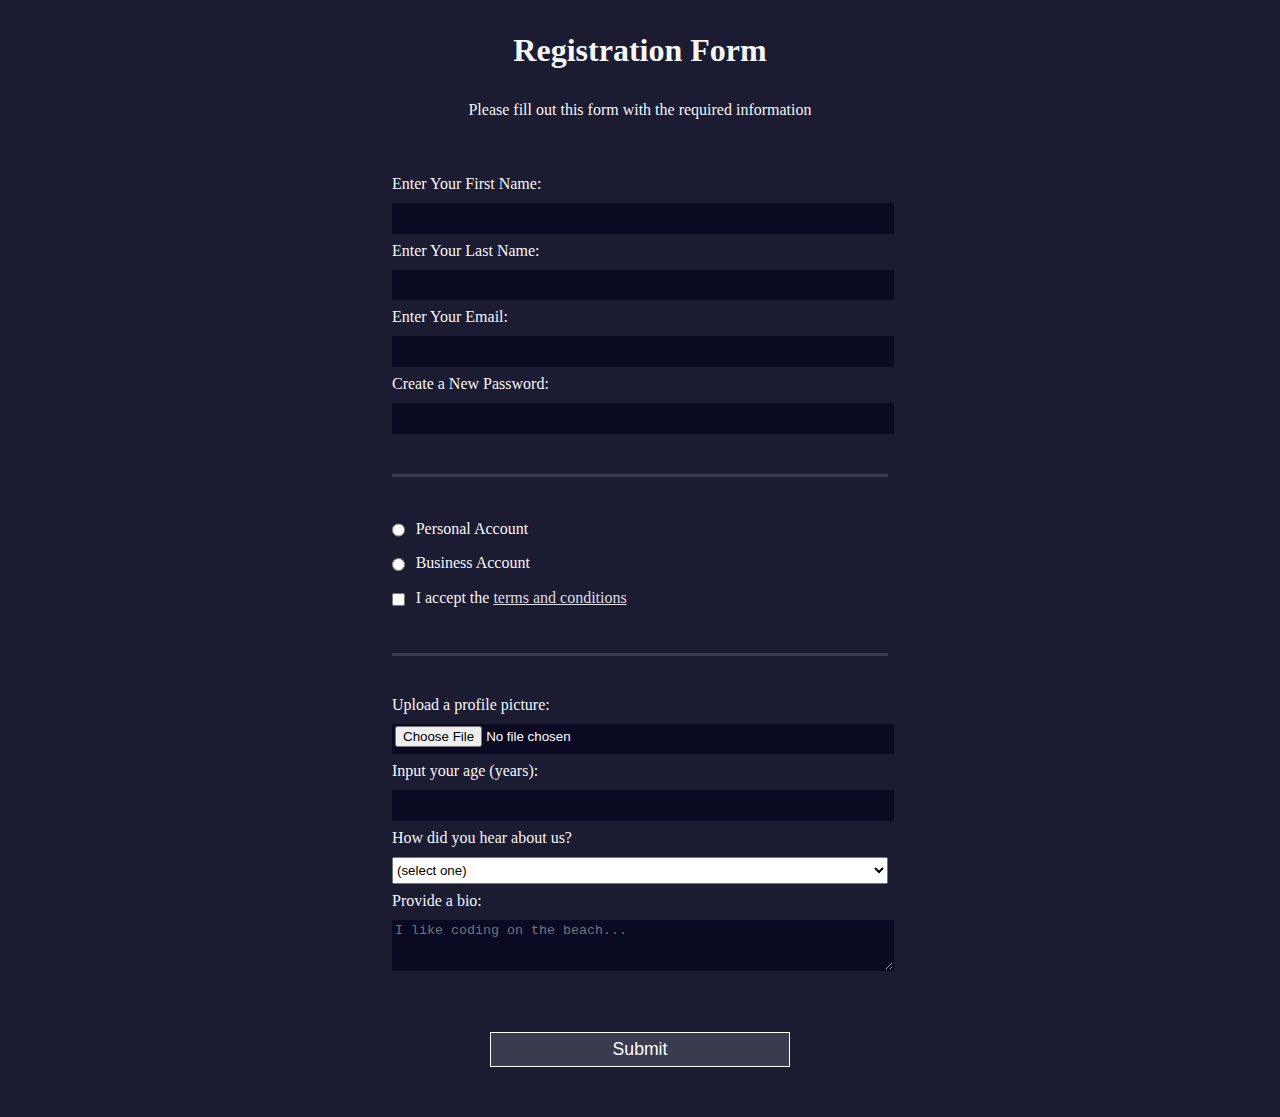
<file: registration form/index.html>
<!DOCTYPE html>
<html lang="en">
  <head>
    <meta charset="UTF-8">
    <title>Registration Form</title>
    <link rel="stylesheet" href="styles.css" />
  </head>
  <body>
    <h1>Registration Form</h1>
    <p>Please fill out this form with the required information</p>
    <form method="post" action='https://register-demo.freecodecamp.org'>
      <fieldset>
        <label for="first-name">Enter Your First Name: <input id="first-name" name="first-name" type="text" required /></label>
        <label for="last-name">Enter Your Last Name: <input id="last-name" name="last-name" type="text" required /></label>
        <label for="email">Enter Your Email: <input id="email" name="email" type="email" required /></label>
        <label for="new-password">Create a New Password: <input id="new-password" name="new-password" type="password" pattern="[a-z0-5]{8,}" required /></label>
      </fieldset>
      <fieldset>
        <label for="personal-account"><input id="personal-account" type="radio" name="account-type" class="inline" /> Personal Account</label>
        <label for="business-account"><input id="business-account" type="radio" name="account-type" class="inline" /> Business Account</label>
        <label for="terms-and-conditions">
          <input id="terms-and-conditions" type="checkbox" required name="terms-and-conditions" class="inline" /> I accept the <a href="https://www.freecodecamp.org/news/terms-of-service/">terms and conditions</a>
        </label>
      </fieldset>
      <fieldset>
        <label for="profile-picture">Upload a profile picture: <input id="profile-picture" type="file" name="file" /></label>
        <label for="age">Input your age (years): <input id="age" type="number" name="age" min="13" max="120" /></label>
        <label for="referrer">How did you hear about us?
          <select id="referrer" name="referrer">
            <option value="">(select one)</option>
            <option value="1">freeCodeCamp News</option>
            <option value="2">freeCodeCamp YouTube Channel</option>
            <option value="3">freeCodeCamp Forum</option>
            <option value="4">Other</option>
          </select>
        </label>
        <label for="bio">Provide a bio:
          <textarea id="bio" name="bio" rows="3" cols="30" placeholder="I like coding on the beach..."></textarea>
        </label>
      </fieldset>
      <input type="submit" value="Submit" />
    </form>
  </body>
</html>
</file>
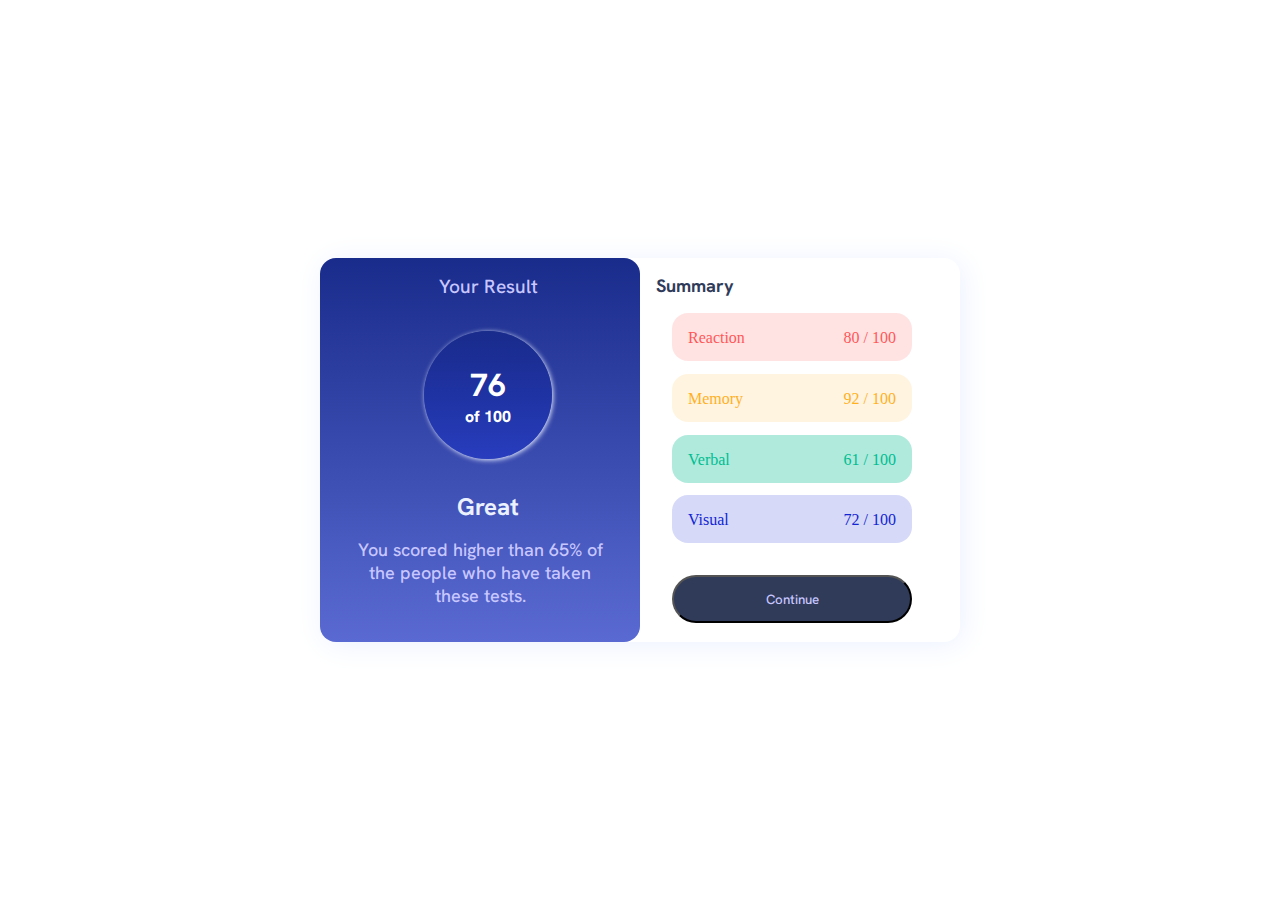
<file: results-summary component/index.html>
<!DOCTYPE html>
<html lang="en">

<head>
  <meta charset="UTF-8">
  <meta name="viewport" content="width=device-width, initial-scale=1.0">
  <!-- displays site properly based on user's device -->

  <link rel="icon" type="image/png" sizes="32x32" href="./assets/images/favicon-32x32.png">
  <link rel="stylesheet" href="style.css">

  <title>Frontend Mentor | Results summary component</title>

  <!-- Feel free to remove these styles or customise in your own stylesheet 👍 -->
  <!-- <style>
    .attribution { font-size: 11px; text-align: center; }
    .attribution a { color: hsl(228, 45%, 44%); }
  </style> -->
</head>

<body>
  <!-- 
  Your Result
  76
  of 100

  Great
  You scored higher than 65% of the people who have taken these tests.
  
  Summary

  Reaction
  80 / 100

  Memory
  92 / 100

  Verbal
  61 / 100

  Visual
  72 / 100

  Continue
  
  <div class="attribution">
    Challenge by <a href="https://www.frontendmentor.io?ref=challenge" target="_blank">Frontend Mentor</a>. 
    Coded by <a href="#">Your Name Here</a>.
  </div> -->

  <div class="container">

    <div class="box">

      <div class="left">

        <h2 class="left-heading1">Your Result</h2>

        <div class="circle">
          <h1>76</h1>
          <p>of 100</p>
        </div>

        <h2 class="left-heading2">Great</h2>

        <p class="left-para">You scored higher than 65% of the people who have taken these tests.</p>

      </div>

      <div class="right">

        <h2 class="right-heading1">Summary</h2>

        <div class="content">
          <div class="rectanle1">
            <p>Reaction</p>
             <p>80 / 100</p>
            </div>

            <div class="rectanle2">
              <p>Memory</p>
               <p>92 / 100</p>
              </div>

              <div class="rectanle3">
                <p>Verbal</p>
                 <p>61 / 100</p>
                </div>

                <div class="rectanle4">
                  <p>Visual</p>
                   <p>72 / 100</p>
                  </div>
        </div>

        <button>Continue</button>

      </div>

    </div>
  </div>


</body>

</html>
</file>
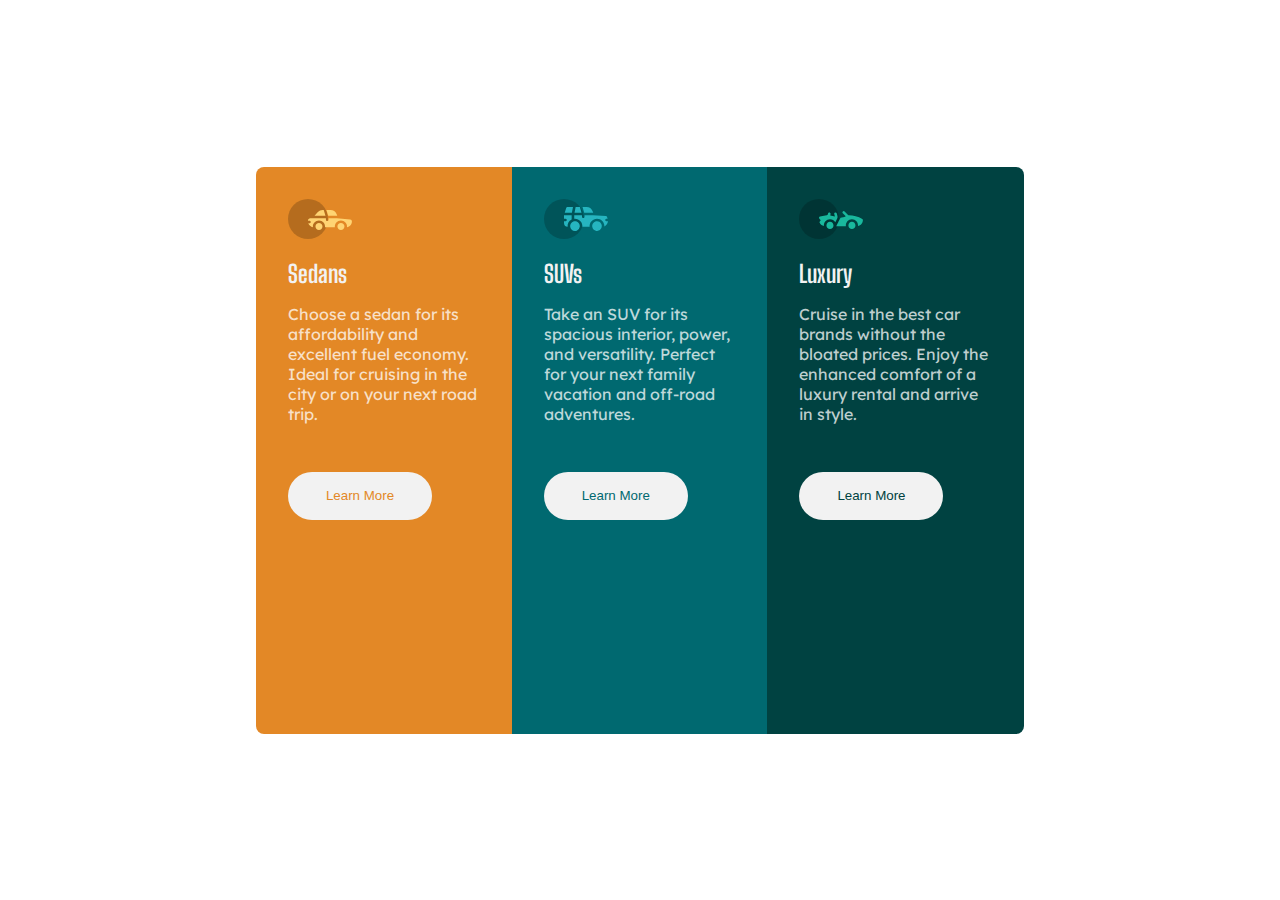
<file: three-column-preview-card/index.html>
<!DOCTYPE html>
<html lang="en">
<head>
  <meta charset="UTF-8">
  <meta name="viewport" content="width=device-width, initial-scale=1.0"> <!-- displays site properly based on user's device -->

  <link rel="icon" type="image/png" sizes="32x32" href="./images/favicon-32x32.png">
  <link rel="stylesheet" href="style.css">
  
  <title>Frontend Mentor | 3-column preview card component</title>

  <!-- Feel free to remove these styles or customise in your own stylesheet 👍 -->
  <!-- <style>
    .attribution { font-size: 11px; text-align: center; }
    .attribution a { color: hsl(228, 45%, 44%); }
  </style> -->
</head>
<body>
  
  <!-- Sedans
  Choose a sedan for its affordability and excellent fuel economy. Ideal for cruising in the city 
  or on your next road trip.

  SUVs
  Take an SUV for its spacious interior, power, and versatility. Perfect for your next family vacation 
  and off-road adventures.

  Luxury
  Cruise in the best car brands without the bloated prices. Enjoy the enhanced comfort of a luxury 
  rental and arrive in style.
  
  <div class="attribution">
    Challenge by <a href="https://www.frontendmentor.io?ref=challenge" target="_blank">Frontend Mentor</a>. 
    Coded by <a href="#">Your Name Here</a>.
  </div> -->

  <div class="container">
    <div class="box">
      <div class="rect1">
       
        <div class="icon">
          <svg width="64" height="40" xmlns="http://www.w3.org/2000/svg"><g fill="none" fill-rule="evenodd"><circle fill="#000" opacity=".201" cx="20" cy="20" r="20"/><path d="M52.936 24.11c1.942 0 3.517 1.542 3.517 3.445 0 1.903-1.575 3.445-3.517 3.445s-3.516-1.542-3.516-3.445c0-1.903 1.574-3.445 3.516-3.445zm-21.957 0c1.942 0 3.517 1.542 3.517 3.445 0 1.903-1.575 3.445-3.517 3.445s-3.516-1.542-3.516-3.445c0-1.903 1.574-3.445 3.516-3.445zm6.948-4.848v1.429c0 .716.61 1.293 1.348 1.259a1.295 1.295 0 001.225-1.295v-1.393h8.256l13.483 1.313c.956.093 1.676.881 1.676 1.814 0 2.89-2.126 5.303-4.926 5.819.397-3.557-2.458-6.62-6.053-6.62-3.646 0-6.504 3.14-6.039 6.723h-9.879c.466-3.588-2.397-6.722-6.039-6.722-3.595 0-6.45 3.062-6.052 6.62-2.14-.398-3.916-1.912-4.61-3.931h1.142c.731 0 1.32-.598 1.285-1.322-.033-.678-.629-1.2-1.322-1.2H20v-.251c0-1.274 1.066-2.243 2.306-2.243h15.62zM42.59 11c2.645 0 4.99 1.556 5.972 3.963l.726 1.779H40.17L38.413 11h4.178zm-6.865 0l1.758 5.741H26.505l3.357-3.654A6.502 6.502 0 0134.644 11h1.082z" fill="#FFD473" fill-rule="nonzero"/></g></svg>
         </div>

         <h2>Sedans</h2>

         <p>Choose a sedan for its affordability and excellent fuel economy. Ideal for cruising in the city 
          or on your next road trip.</p>

          <button>Learn More</button>
      </div>
      <div class="rect2">
        <div class="icon">
          <svg width="64" height="40" xmlns="http://www.w3.org/2000/svg"><g fill="none" fill-rule="evenodd"><circle fill="#000" opacity=".201" cx="20" cy="20" r="20"/><path d="M31.002 22.358c2.917 0 5.18 2.593 4.762 5.506a4.828 4.828 0 01-2.962 3.778 4.797 4.797 0 01-5.3-1.165c-1.188-1.26-1.235-2.613-1.263-2.613-.42-2.924 1.857-5.506 4.763-5.506zm22 0c3.457 0 5.798 3.567 4.41 6.744A4.816 4.816 0 0152.3 31.94a4.826 4.826 0 01-4.06-4.077c-.42-2.915 1.846-5.506 4.762-5.506zm-15.04-6.083v1.462a1.29 1.29 0 001.352 1.29c.693-.033 1.227-.631 1.227-1.326v-1.426h8.3l13.056.716a1.29 1.29 0 011.164.917c.27.895.446 1.477.563 1.87h-1.047c-.694 0-1.291.534-1.324 1.228a1.29 1.29 0 001.288 1.352h1.445c-.164 2.225-1.57 4.193-3.6 5.05.13-4.212-3.255-7.63-7.384-7.63-4.317 0-7.762 3.718-7.358 8.086h-7.285c.43-4.655-3.503-8.531-8.131-8.046v-3.543h7.734zm-10.312 0v4.308a7.4 7.4 0 00-4.006 7.274 3.874 3.874 0 01-3.642-3.864v-1.635h1.46a1.29 1.29 0 000-2.58h-1.461v-3.213l.003-.29h7.646zm14.986-8.196c2.65 0 5 1.592 5.984 4.055l.63 1.579a5.525 5.525 0 01-.065-.004l-.026-.002-.034-.002-.022-.002a4.178 4.178 0 00-.224-.006l-.098-.001h-.039l-.136-.001h-.052l-.326-.001H40.211L38.528 8.08zm-13.632 0l-1.122 5.616h-7.144l1.47-4.71a1.29 1.29 0 011.231-.906h5.565zm6.832 0l1.683 5.615h-7.007l1.121-5.615h4.203z" fill="#26B5C0" fill-rule="nonzero"/></g></svg>
         </div>

         <h2>SUVs</h2>

         <p>Take an SUV for its spacious interior, power, and versatility. Perfect for your next family vacation 
         and off-road adventures.</p>

          <button>Learn More</button>
      </div>
      <div class="rect3">
        <div class="icon">
          <svg width="64" height="40" xmlns="http://www.w3.org/2000/svg"><g fill="none" fill-rule="evenodd"><circle fill="#000" opacity=".201" cx="20" cy="20" r="20"/><path d="M30.98 22.835c1.941 0 3.516 1.604 3.516 3.583 0 1.978-1.575 3.582-3.517 3.582s-3.516-1.604-3.516-3.582c0-1.979 1.574-3.583 3.516-3.583zm21.956 0c1.942 0 3.517 1.604 3.517 3.583 0 1.978-1.575 3.582-3.517 3.582s-3.516-1.604-3.516-3.582c0-1.979 1.574-3.583 3.516-3.583zm-9.143-10.45a1.27 1.27 0 011.819 0l3.715 3.784c4.444-.115 9.7 1.142 13.964 3.753.387.237.624.664.624 1.124 0 3.006-2.126 5.514-4.926 6.05.397-3.698-2.458-6.882-6.053-6.882-3.646 0-6.504 3.264-6.039 6.99h-9.669c.76-1.544.993-2.026 1.337-2.711l.082-.162c.421-.835 1.056-2.07 2.883-5.65 1.68-.023 3.47-.408 5.247-1.403l-2.984-3.04a1.328 1.328 0 010-1.854zm-7.68 1.064c.683-.2 1.395.202 1.592.898l.749 2.652a3.46 3.46 0 01-.247 2.51l-1.733 3.395-.216.424c-1.07-1.89-3.06-3.114-5.279-3.114-3.595 0-6.45 3.184-6.052 6.885-1.832-.347-3.414-1.537-4.278-3.276a1.331 1.331 0 01.117-1.376l.955-1.303-1.325-1.295c-.751-.735-.376-2.024.64-2.231l6.614-1.346.13-.026c.092-.019.145-.03.157-.031.314-.146 1.07-.591 1.07-1.506 0-.734.592-1.327 1.316-1.31.712.016 1.268.662 1.256 1.388a4.11 4.11 0 01-.348 1.611 22.69 22.69 0 014.7 1.146l-.7-2.473a1.314 1.314 0 01.882-1.622z" fill="#19B89D" fill-rule="nonzero"/></g></svg>
         </div>

         <h2>Luxury</h2>

         <p>Cruise in the best car brands without the bloated prices. Enjoy the enhanced comfort of a luxury 
          rental and arrive in style.</p>

          <button>Learn More</button>
      </div>

      </div>
    </div>
  </div>


</body>
</html>
</file>
<file: registration form/styles.css>
body {
    width: 100%;
    height: 100vh;
    margin: 0;
    background-color: #1b1b32;
    color: #f5f6f7;
    font-family: Tahoma;
    font-size: 16px;
  }
  
  h1, p {
    margin: 1em auto;
    text-align: center;
  }
  
  form {
    width: 60vw;
    max-width: 500px;
    min-width: 300px;
    margin: 0 auto;
    padding-bottom: 2em;
  }
  
  fieldset {
    border: none;
    padding: 2rem 0;
    border-bottom: 3px solid #3b3b4f;
  }
  
  fieldset:last-of-type {
    border-bottom: none;
  }
  
  label {
    display: block;
    margin: 0.5rem 0;
  }
  
  input,
  textarea,
  select {
    margin: 10px 0 0 0;
    width: 100%;
    min-height: 2em;
  }
  
  input, textarea {
    background-color: #0a0a23;
    border: 1px solid #0a0a23;
    color: #ffffff;
  }
  
  .inline {
    width: unset;
    margin: 0 0.5em 0 0;
    vertical-align: middle;
  }
  
  input[type="submit"] {
    display: block;
    width: 60%;
    margin: 1em auto;
    height: 2em;
    font-size: 1.1rem;
    background-color: #3b3b4f;
    border-color: white;
    min-width: 300px;
  }
  
  input[type="file"] {
    padding: 1px 2px;
  }
  
  a{
    color:#dfdfe2;
  }
</file>
<file: results-summary component/style.css>
@import url('https://fonts.googleapis.com/css2?family=Fraunces:opsz,wght@9..144,700&family=Hanken+Grotesk:wght@500;700;800&family=Montserrat:wght@500;700&display=swap');


*{
    margin: 0;
    padding: 0;
    box-sizing: border-box;
}

html,body{
    width: 100%;
    height: 100%;
}

.container{
    width: 100%;
    height: 100%;
    display: flex;
    justify-content: center;
    align-items: center;
}

.box{
    display: flex;
    width: 50vw;
    height: 30vw;
    /* border: 1px solid black; */
    /* border-top-left-radius: 1rem;
    border-bottom-left-radius: 1rem; */
    border-radius: 1rem;
    box-shadow:  3px 3px 30px hsl(221, 100%, 96%);
}

.left{
    width: 50%;
    height: 100%;
    /* background-color: hsl(241, 81%, 54%); */
    /* background-color: hsl(252, 100%, 67%); */
    border-radius: 1rem;
    display: flex;
    flex-direction: column;
    align-items: center;
    /* justify-content: space-evenly; */
    background: rgb(34,56,195);
    background: linear-gradient(0deg, rgba(34,56,195,0.7485119047619048) 0%, rgba(25,43,139,1) 100%);
}

.left-heading1{
    margin: 1rem 0 0 1rem;
    color: hsl(241, 100%, 89%);
    font-family: Hanken Grotesk;
    font-weight: 500;
    font-size: 1.2rem;
}

.circle{
    height: 8rem;
    width: 8rem;
    border-radius: 5rem;
    /* border: 1px solid black; */
    box-shadow: 1px 1px 5px hsl(221, 100%, 96%);
    color: white;
    padding: 2rem;
    display: flex;
    align-items: center;
    justify-content: center;
    flex-direction: column;
    margin: 2rem 0 0 1rem;
    /* background-color: hsla(256, 72%, 46%, 1); */
    font-family: Hanken Grotesk;
    font-weight: 800;
    /* background: rgb(34,56,195);
background: linear-gradient(0deg, rgba(34,56,195,0.7485119047619048) 0%, rgba(25,43,139,1) 100%); */
background: rgb(34,56,195);
background: linear-gradient(0deg, rgba(34,56,195,0.7485119047619048) 0%, rgba(25,43,139,1) 100%);
}

.left-heading2{
    margin: 2rem 0 0 1rem;
    color: hsl(221, 100%, 96%);
    font-family: Hanken Grotesk;
    font-family: 700;
}

.left-para{
    /* margin: 2rem 0 0 4rem; */
    margin-top: 1rem;
    text-align: center;
    color: hsl(241, 100%, 89%);
    font-size: 18px;
    padding: 0 2rem;
    margin-bottom: 1rem;
    font-family: Hanken Grotesk;
    font-weight: 500;
}

.rectanle1{
    display: flex;
    justify-content: space-between;
    width: 15rem;
    height: 3rem;
    color:  hsl(0, 100%, 67%);
    background-color: hsla(0, 100%, 67%, 0.167);
    /* font-size: 18px; */
    border-radius: 1rem;
    padding: 1rem;
    margin-bottom: 0.8rem;

}

.rectanle2{
    display: flex;
    justify-content: space-between;
    width: 15rem;
    height: 3rem;
    color:  hsl(39, 100%, 56%);
    background-color: hsla(39, 100%, 56%, 0.139);
    border-radius: 1rem;
    padding: 1rem;
    margin-bottom: 0.8em;



}

.rectanle3{
    display: flex;
    justify-content: space-between;
    width: 15rem;
    height: 3rem;
    color:  hsl(166, 100%, 37%);
    background-color: hsla(166, 100%, 37%, 0.314);
    border-radius: 1rem;
    padding: 1rem;
    margin-bottom: 0.8rem;


}

.rectanle4{
    display: flex;
    justify-content: space-between;
    width: 15rem;
    height: 3rem;
    color:  hsl(234, 85%, 45%);
    background-color: hsla(234, 85%, 45%, 0.173);
    border-radius: 1rem;
    padding: 1rem;


}

.right-heading1{
    margin: 1rem 0 0 1rem;
    font-family:Hanken Grotesk ;
    font-weight: 700;
    font-size: 18px;
    color: hsl(224, 30%, 27%);
}

.content{
    margin: 1rem 0 0 2rem;
    display: flex;
    align-items: center;
    justify-content: center;
    flex-direction: column;
    
}

button{
    margin: 2rem 0 0rem 2rem;
    width: 15rem;
    height: 3rem;
    border-radius: 2rem;
    background-color:  hsl(224, 30%, 27%);
    color: hsl(241, 100%, 89%);
    font-family: Hanken Grotesk;
    font-weight: 500;
}


@media (max-width:375px) {

    .box{
        display: flex;
        flex-direction: column;
        height: 100%;
        width: 100%;
        padding: 0.5rem;
    }
    .box .left{
        width: 100%;
        height: 50%;
        border-bottom-left-radius: 0;
        border-bottom-right-radius: 0;
    }

    .box .right{
        width: 100%;
        height: 50%;
        border-bottom-left-radius: 1rem;
        border-bottom-right-radius: 1rem;
    }

    .content{
        margin-right: 3rem ;
    }

    .rectanle1{
        width: 18rem;
    }

    .rectanle2{
        width: 18rem;
    }

    .rectanle3{
        width: 18rem;
    }

    .rectanle4{
        width: 18rem;
    }

    button{
        width: 18rem;
        margin: 1rem 0 1rem 1.65rem;
    }
    
}
</file>
<file: three-column-preview-card/style.css>
@import url('https://fonts.googleapis.com/css2?family=Big+Shoulders+Display:wght@700&family=Fraunces:opsz,wght@9..144,700&family=Hanken+Grotesk:wght@500;700;800&family=Inter:wght@400;500&family=Lexend+Deca&family=Montserrat:wght@500;700&family=Outfit:wght@400;700&family=Red+Hat+Display:wght@500;700;900&display=swap');


*{
    margin: 0;
    padding: 0;
    box-sizing: border-box;
}

html,body{
    width: 100%;
    height: 100%;
}

.container{
    width: 100vw;
    height: 100vh;
    display: flex;
    justify-content: center;
    align-items: center;
}

.box{
    display: flex;
    width: 60vw;
    height: 63vh;
    /* border: 1px solid black; */
}

.rect1{
    background-color: hsl(31, 77%, 52%);
    height: 100%;
    width: 33.3%;
    border-top-left-radius: 0.5rem;
    border-bottom-left-radius: 0.5rem;

}

.rect2{
    background-color:  hsl(184, 100%, 22%);
    height: 100%;
    width: 33.3%;
}

.rect3{
    background-color: hsl(179, 100%, 13%);
    height: 100%;
    width:calc(100% - 66.6%);
    border-top-right-radius: 0.5rem;
    border-bottom-right-radius: 0.5rem;
}

.rect1 .icon{
    margin:2rem 0 1rem 2rem
}

.rect1 h2{
    margin: 1rem 0 1rem 2rem;
    color: hsl(0, 0%, 95%);
    font-family: Big Shoulders Display;
}

.rect1 p{
    margin: 1rem 2rem 1rem 2rem;
   color: hsla(0, 0%, 100%, 0.75);
   font-family: Lexend Deca;
}

.rect1 button{
    margin: 2rem 5rem 2rem 2rem;
    height: 3rem;
    width: 9rem;
    border-radius: 2rem;
    border: none;
    color: hsl(31, 77%, 52%) ;
    background-color:hsl(0, 0%, 95%) ;
}


.rect2 .icon{
    margin:2rem 0 1rem 2rem
}

.rect2 h2{
    margin: 1rem 0 1rem 2rem;
    color: hsl(0, 0%, 95%);
    font-family: Big Shoulders Display;

}

.rect2 p{
    margin: 1rem 2rem 1rem 2rem;
   color: hsla(0, 0%, 100%, 0.75);
   font-family: Lexend Deca;

}

.rect2 button{
    margin: 2rem 5rem 2rem 2rem;
    height: 3rem;
    width: 9rem;
    border-radius: 2rem;
    border: none;
    color: hsl(184, 100%, 22%);
    background-color:hsl(0, 0%, 95%) ;
}


.rect3 .icon{
    margin:2rem 0 1rem 2rem
}

.rect3 h2{
    margin: 1rem 0 1rem 2rem;
    color: hsl(0, 0%, 95%);
    font-family: Big Shoulders Display;

}

.rect3 p{
    margin: 1rem 2rem 1rem 2rem;
   color: hsla(0, 0%, 100%, 0.75);
   font-family: Lexend Deca;

}

.rect3 button{
    margin: 2rem 5rem 2rem 2rem;
    height: 3rem;
    width: 9rem;
    border-radius: 2rem;
    border: none;
    color: hsl(179, 100%, 13%) ;
    background-color:hsl(0, 0%, 95%) ;
}

@media (max-width:375px) {
    .box{
        height: 100vh;
        width: 100vw;
        display: flex;
        flex-direction: column;
        margin: 1rem;
    }

    .rect1{
        width: 100%;
        border-bottom-left-radius: 0px;
        border-top-right-radius: 0.5rem;

    }

    .rect2{
        width: 100%;
        
    }

    .rect3{
        width: 100%;
        border-top-right-radius: 0px;
        border-bottom-left-radius: 0.5rem;
        
    }

    
}
</file>
